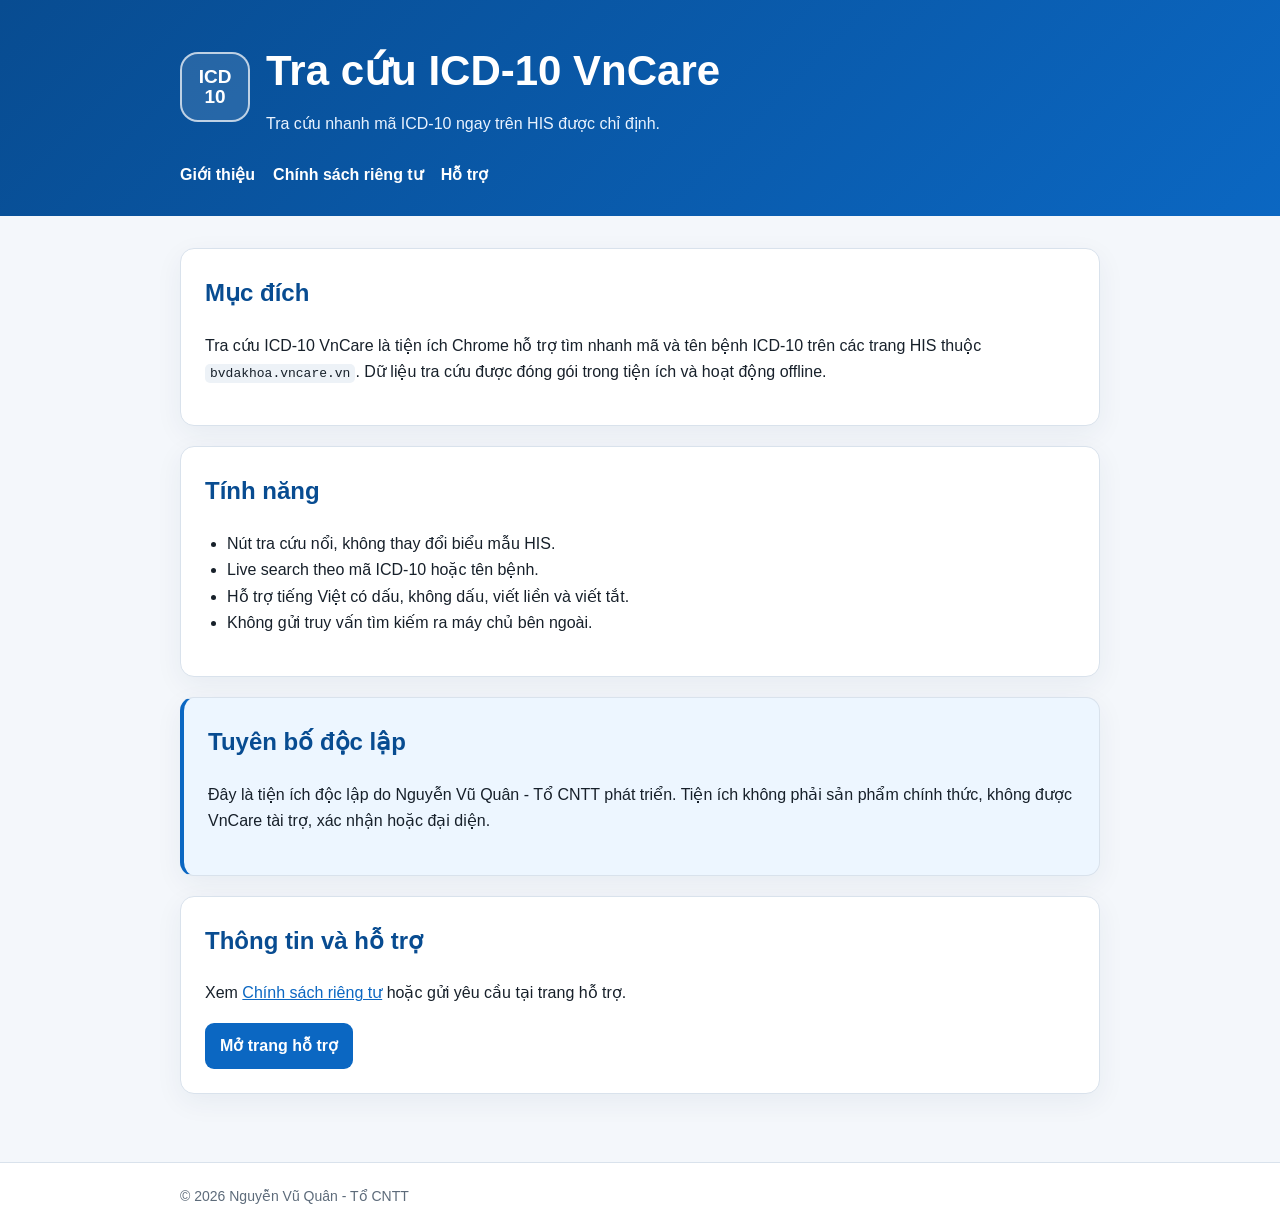
<file: index.html>
<!doctype html>
<html lang="vi">
<head>
  <meta charset="utf-8">
  <meta name="viewport" content="width=device-width, initial-scale=1">
  <meta name="description" content="Trang thông tin tiện ích Tra cứu ICD-10 VnCare.">
  <title>Tra cứu ICD-10 VnCare</title>
  <link rel="stylesheet" href="styles.css">
</head>
<body>
  <header class="site-header">
    <div class="header-inner">
      <div class="brand">
        <div class="brand-mark">ICD<br>10</div>
        <div>
          <h1>Tra cứu ICD-10 VnCare</h1>
          <p class="tagline">Tra cứu nhanh mã ICD-10 ngay trên HIS được chỉ định.</p>
        </div>
      </div>
      <nav aria-label="Điều hướng chính">
        <a href="index.html">Giới thiệu</a>
        <a href="privacy-policy.html">Chính sách riêng tư</a>
        <a href="support.html">Hỗ trợ</a>
      </nav>
    </div>
  </header>

  <main class="content">
    <section class="card">
      <h2>Mục đích</h2>
      <p>
        Tra cứu ICD-10 VnCare là tiện ích Chrome hỗ trợ tìm nhanh mã và tên
        bệnh ICD-10 trên các trang HIS thuộc <code>bvdakhoa.vncare.vn</code>.
        Dữ liệu tra cứu được đóng gói trong tiện ích và hoạt động offline.
      </p>
    </section>

    <section class="card">
      <h2>Tính năng</h2>
      <ul>
        <li>Nút tra cứu nổi, không thay đổi biểu mẫu HIS.</li>
        <li>Live search theo mã ICD-10 hoặc tên bệnh.</li>
        <li>Hỗ trợ tiếng Việt có dấu, không dấu, viết liền và viết tắt.</li>
        <li>Không gửi truy vấn tìm kiếm ra máy chủ bên ngoài.</li>
      </ul>
    </section>

    <section class="card notice">
      <h2>Tuyên bố độc lập</h2>
      <p>
        Đây là tiện ích độc lập do Nguyễn Vũ Quân - Tổ CNTT phát triển.
        Tiện ích không phải sản phẩm chính thức, không được VnCare tài trợ,
        xác nhận hoặc đại diện.
      </p>
    </section>

    <section class="card">
      <h2>Thông tin và hỗ trợ</h2>
      <p>
        Xem <a href="privacy-policy.html">Chính sách riêng tư</a> hoặc gửi yêu
        cầu tại trang hỗ trợ.
      </p>
      <a class="button" href="support.html">Mở trang hỗ trợ</a>
    </section>
  </main>

  <footer class="site-footer">
    <div class="footer-inner">© 2026 Nguyễn Vũ Quân - Tổ CNTT</div>
  </footer>
</body>
</html>
</file>
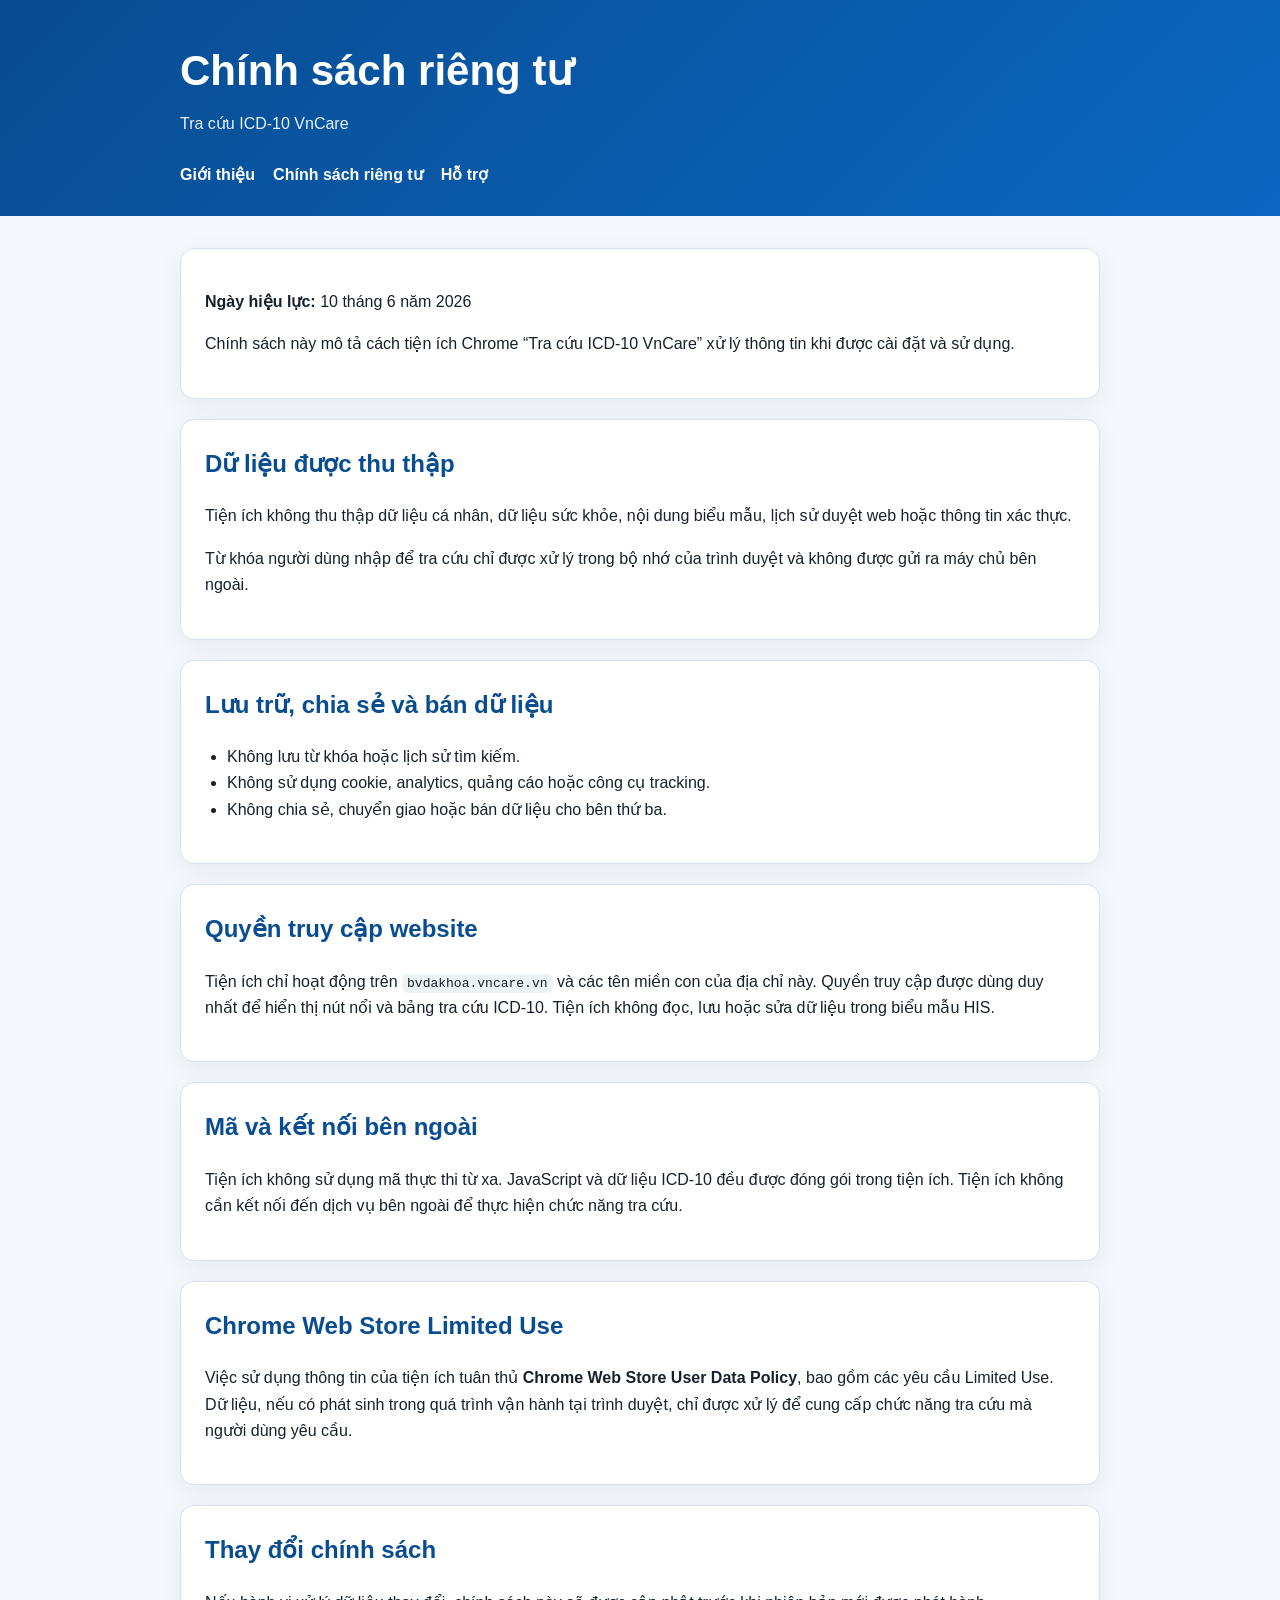
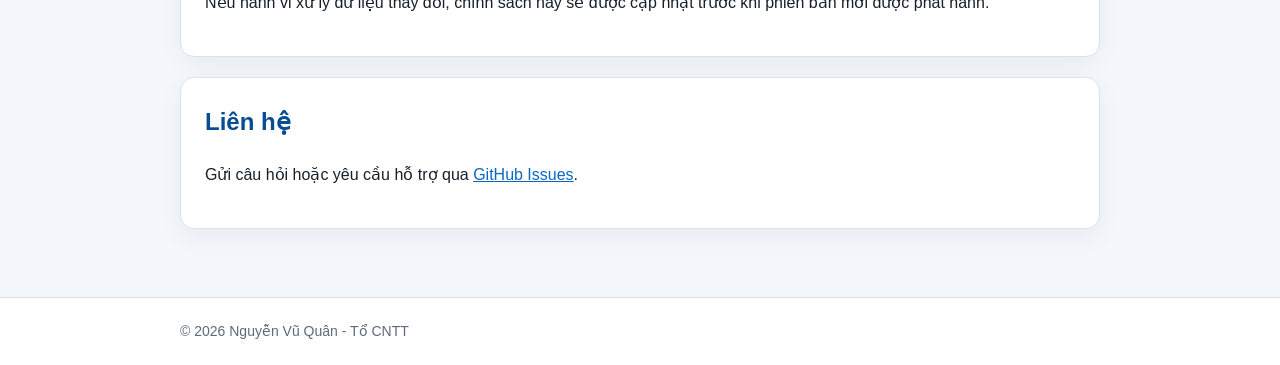
<file: privacy-policy.html>
<!doctype html>
<html lang="vi">
<head>
  <meta charset="utf-8">
  <meta name="viewport" content="width=device-width, initial-scale=1">
  <meta name="description" content="Chính sách riêng tư của tiện ích Tra cứu ICD-10 VnCare.">
  <title>Chính sách riêng tư - Tra cứu ICD-10 VnCare</title>
  <link rel="stylesheet" href="styles.css">
</head>
<body>
  <header class="site-header">
    <div class="header-inner">
      <h1>Chính sách riêng tư</h1>
      <p class="tagline">Tra cứu ICD-10 VnCare</p>
      <nav aria-label="Điều hướng chính">
        <a href="index.html">Giới thiệu</a>
        <a href="privacy-policy.html">Chính sách riêng tư</a>
        <a href="support.html">Hỗ trợ</a>
      </nav>
    </div>
  </header>

  <main class="content">
    <section class="card">
      <p><strong>Ngày hiệu lực:</strong> 10 tháng 6 năm 2026</p>
      <p>
        Chính sách này mô tả cách tiện ích Chrome “Tra cứu ICD-10 VnCare”
        xử lý thông tin khi được cài đặt và sử dụng.
      </p>
    </section>

    <section class="card">
      <h2>Dữ liệu được thu thập</h2>
      <p>
        Tiện ích không thu thập dữ liệu cá nhân, dữ liệu sức khỏe, nội dung
        biểu mẫu, lịch sử duyệt web hoặc thông tin xác thực.
      </p>
      <p>
        Từ khóa người dùng nhập để tra cứu chỉ được xử lý trong bộ nhớ của
        trình duyệt và không được gửi ra máy chủ bên ngoài.
      </p>
    </section>

    <section class="card">
      <h2>Lưu trữ, chia sẻ và bán dữ liệu</h2>
      <ul>
        <li>Không lưu từ khóa hoặc lịch sử tìm kiếm.</li>
        <li>Không sử dụng cookie, analytics, quảng cáo hoặc công cụ tracking.</li>
        <li>Không chia sẻ, chuyển giao hoặc bán dữ liệu cho bên thứ ba.</li>
      </ul>
    </section>

    <section class="card">
      <h2>Quyền truy cập website</h2>
      <p>
        Tiện ích chỉ hoạt động trên <code>bvdakhoa.vncare.vn</code> và các tên
        miền con của địa chỉ này. Quyền truy cập được dùng duy nhất để hiển
        thị nút nổi và bảng tra cứu ICD-10. Tiện ích không đọc, lưu hoặc sửa
        dữ liệu trong biểu mẫu HIS.
      </p>
    </section>

    <section class="card">
      <h2>Mã và kết nối bên ngoài</h2>
      <p>
        Tiện ích không sử dụng mã thực thi từ xa. JavaScript và dữ liệu ICD-10
        đều được đóng gói trong tiện ích. Tiện ích không cần kết nối đến dịch
        vụ bên ngoài để thực hiện chức năng tra cứu.
      </p>
    </section>

    <section class="card">
      <h2>Chrome Web Store Limited Use</h2>
      <p>
        Việc sử dụng thông tin của tiện ích tuân thủ
        <strong>Chrome Web Store User Data Policy</strong>, bao gồm các yêu
        cầu Limited Use. Dữ liệu, nếu có phát sinh trong quá trình vận hành
        tại trình duyệt, chỉ được xử lý để cung cấp chức năng tra cứu mà người
        dùng yêu cầu.
      </p>
    </section>

    <section class="card">
      <h2>Thay đổi chính sách</h2>
      <p>
        Nếu hành vi xử lý dữ liệu thay đổi, chính sách này sẽ được cập nhật
        trước khi phiên bản mới được phát hành.
      </p>
    </section>

    <section class="card">
      <h2>Liên hệ</h2>
      <p>
        Gửi câu hỏi hoặc yêu cầu hỗ trợ qua
        <a href="https://github.com/vuquanict/icd10-vncare-pages/issues">GitHub Issues</a>.
      </p>
    </section>
  </main>

  <footer class="site-footer">
    <div class="footer-inner">© 2026 Nguyễn Vũ Quân - Tổ CNTT</div>
  </footer>
</body>
</html>
</file>
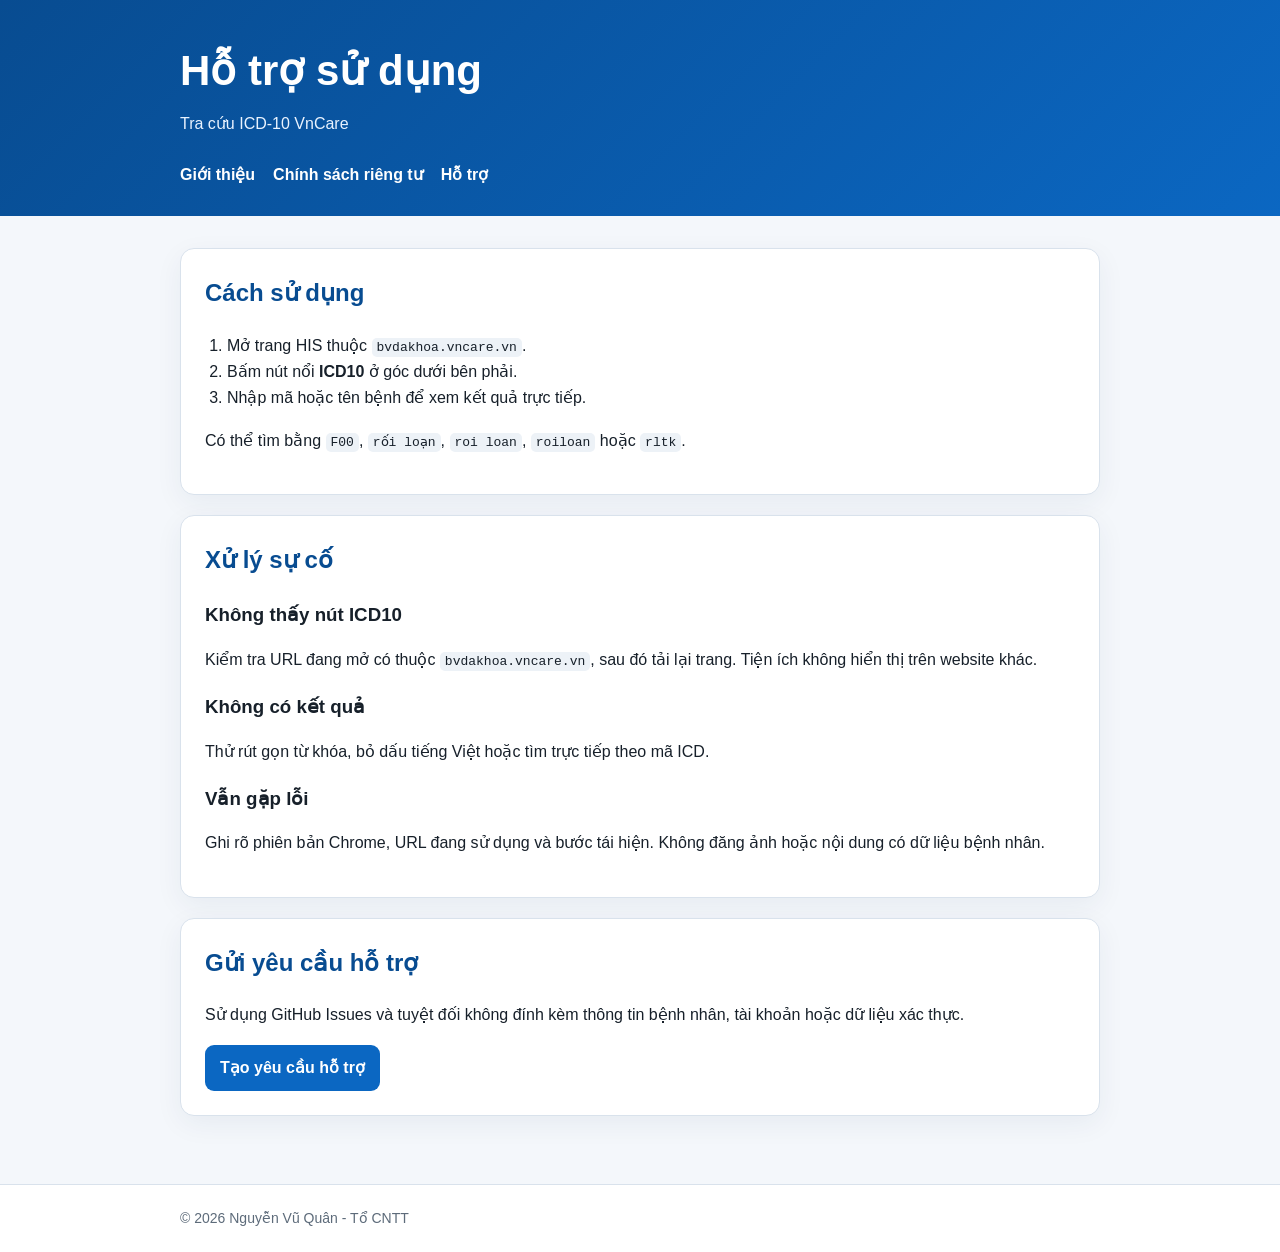
<file: support.html>
<!doctype html>
<html lang="vi">
<head>
  <meta charset="utf-8">
  <meta name="viewport" content="width=device-width, initial-scale=1">
  <meta name="description" content="Hỗ trợ sử dụng tiện ích Tra cứu ICD-10 VnCare.">
  <title>Hỗ trợ - Tra cứu ICD-10 VnCare</title>
  <link rel="stylesheet" href="styles.css">
</head>
<body>
  <header class="site-header">
    <div class="header-inner">
      <h1>Hỗ trợ sử dụng</h1>
      <p class="tagline">Tra cứu ICD-10 VnCare</p>
      <nav aria-label="Điều hướng chính">
        <a href="index.html">Giới thiệu</a>
        <a href="privacy-policy.html">Chính sách riêng tư</a>
        <a href="support.html">Hỗ trợ</a>
      </nav>
    </div>
  </header>

  <main class="content">
    <section class="card">
      <h2>Cách sử dụng</h2>
      <ol>
        <li>Mở trang HIS thuộc <code>bvdakhoa.vncare.vn</code>.</li>
        <li>Bấm nút nổi <strong>ICD10</strong> ở góc dưới bên phải.</li>
        <li>Nhập mã hoặc tên bệnh để xem kết quả trực tiếp.</li>
      </ol>
      <p>
        Có thể tìm bằng <code>F00</code>, <code>rối loạn</code>,
        <code>roi loan</code>, <code>roiloan</code> hoặc <code>rltk</code>.
      </p>
    </section>

    <section class="card">
      <h2>Xử lý sự cố</h2>
      <h3>Không thấy nút ICD10</h3>
      <p>
        Kiểm tra URL đang mở có thuộc <code>bvdakhoa.vncare.vn</code>, sau đó
        tải lại trang. Tiện ích không hiển thị trên website khác.
      </p>
      <h3>Không có kết quả</h3>
      <p>
        Thử rút gọn từ khóa, bỏ dấu tiếng Việt hoặc tìm trực tiếp theo mã ICD.
      </p>
      <h3>Vẫn gặp lỗi</h3>
      <p>
        Ghi rõ phiên bản Chrome, URL đang sử dụng và bước tái hiện. Không đăng
        ảnh hoặc nội dung có dữ liệu bệnh nhân.
      </p>
    </section>

    <section class="card">
      <h2>Gửi yêu cầu hỗ trợ</h2>
      <p>
        Sử dụng GitHub Issues và tuyệt đối không đính kèm thông tin bệnh nhân,
        tài khoản hoặc dữ liệu xác thực.
      </p>
      <a class="button" href="https://github.com/vuquanict/icd10-vncare-pages/issues/new">
        Tạo yêu cầu hỗ trợ
      </a>
    </section>
  </main>

  <footer class="site-footer">
    <div class="footer-inner">© 2026 Nguyễn Vũ Quân - Tổ CNTT</div>
  </footer>
</body>
</html>
</file>
<file: styles.css>
:root {
  color-scheme: light;
  --blue: #0b67c2;
  --blue-dark: #084c91;
  --ink: #17202a;
  --muted: #5d6b7a;
  --line: #d9e2ec;
  --surface: #ffffff;
  --background: #f4f7fb;
}

* {
  box-sizing: border-box;
}

body {
  margin: 0;
  background: var(--background);
  color: var(--ink);
  font-family: Arial, "Helvetica Neue", sans-serif;
  line-height: 1.65;
}

a {
  color: var(--blue);
}

.site-header {
  background: linear-gradient(135deg, var(--blue-dark), var(--blue));
  color: #fff;
}

.header-inner,
.content,
.footer-inner {
  width: min(920px, calc(100% - 32px));
  margin: 0 auto;
}

.header-inner {
  padding: 36px 0 28px;
}

.brand {
  display: flex;
  gap: 16px;
  align-items: center;
}

.brand-mark {
  display: grid;
  width: 70px;
  height: 70px;
  place-items: center;
  border: 2px solid rgba(255, 255, 255, .7);
  border-radius: 18px;
  background: rgba(255, 255, 255, .12);
  font-size: 19px;
  font-weight: 700;
  line-height: 1.05;
  text-align: center;
}

h1 {
  margin: 0;
  font-size: clamp(28px, 5vw, 42px);
}

.tagline {
  margin: 6px 0 0;
  color: #e9f3ff;
}

nav {
  display: flex;
  gap: 18px;
  margin-top: 24px;
  flex-wrap: wrap;
}

nav a {
  color: #fff;
  font-weight: 700;
  text-decoration: none;
}

.content {
  padding: 32px 0 48px;
}

.card {
  margin-bottom: 20px;
  padding: 24px;
  border: 1px solid var(--line);
  border-radius: 14px;
  background: var(--surface);
  box-shadow: 0 8px 28px rgba(25, 50, 80, .06);
}

h2 {
  margin-top: 0;
  color: var(--blue-dark);
}

h3 {
  margin-bottom: 6px;
}

ul,
ol {
  padding-left: 22px;
}

.notice {
  border-left: 4px solid var(--blue);
  background: #edf6ff;
}

.button {
  display: inline-block;
  padding: 10px 15px;
  border-radius: 9px;
  background: var(--blue);
  color: #fff;
  font-weight: 700;
  text-decoration: none;
}

.site-footer {
  border-top: 1px solid var(--line);
  background: #fff;
  color: var(--muted);
}

.footer-inner {
  padding: 22px 0;
  font-size: 14px;
}

code {
  padding: 2px 5px;
  border-radius: 5px;
  background: #edf2f7;
}
</file>
